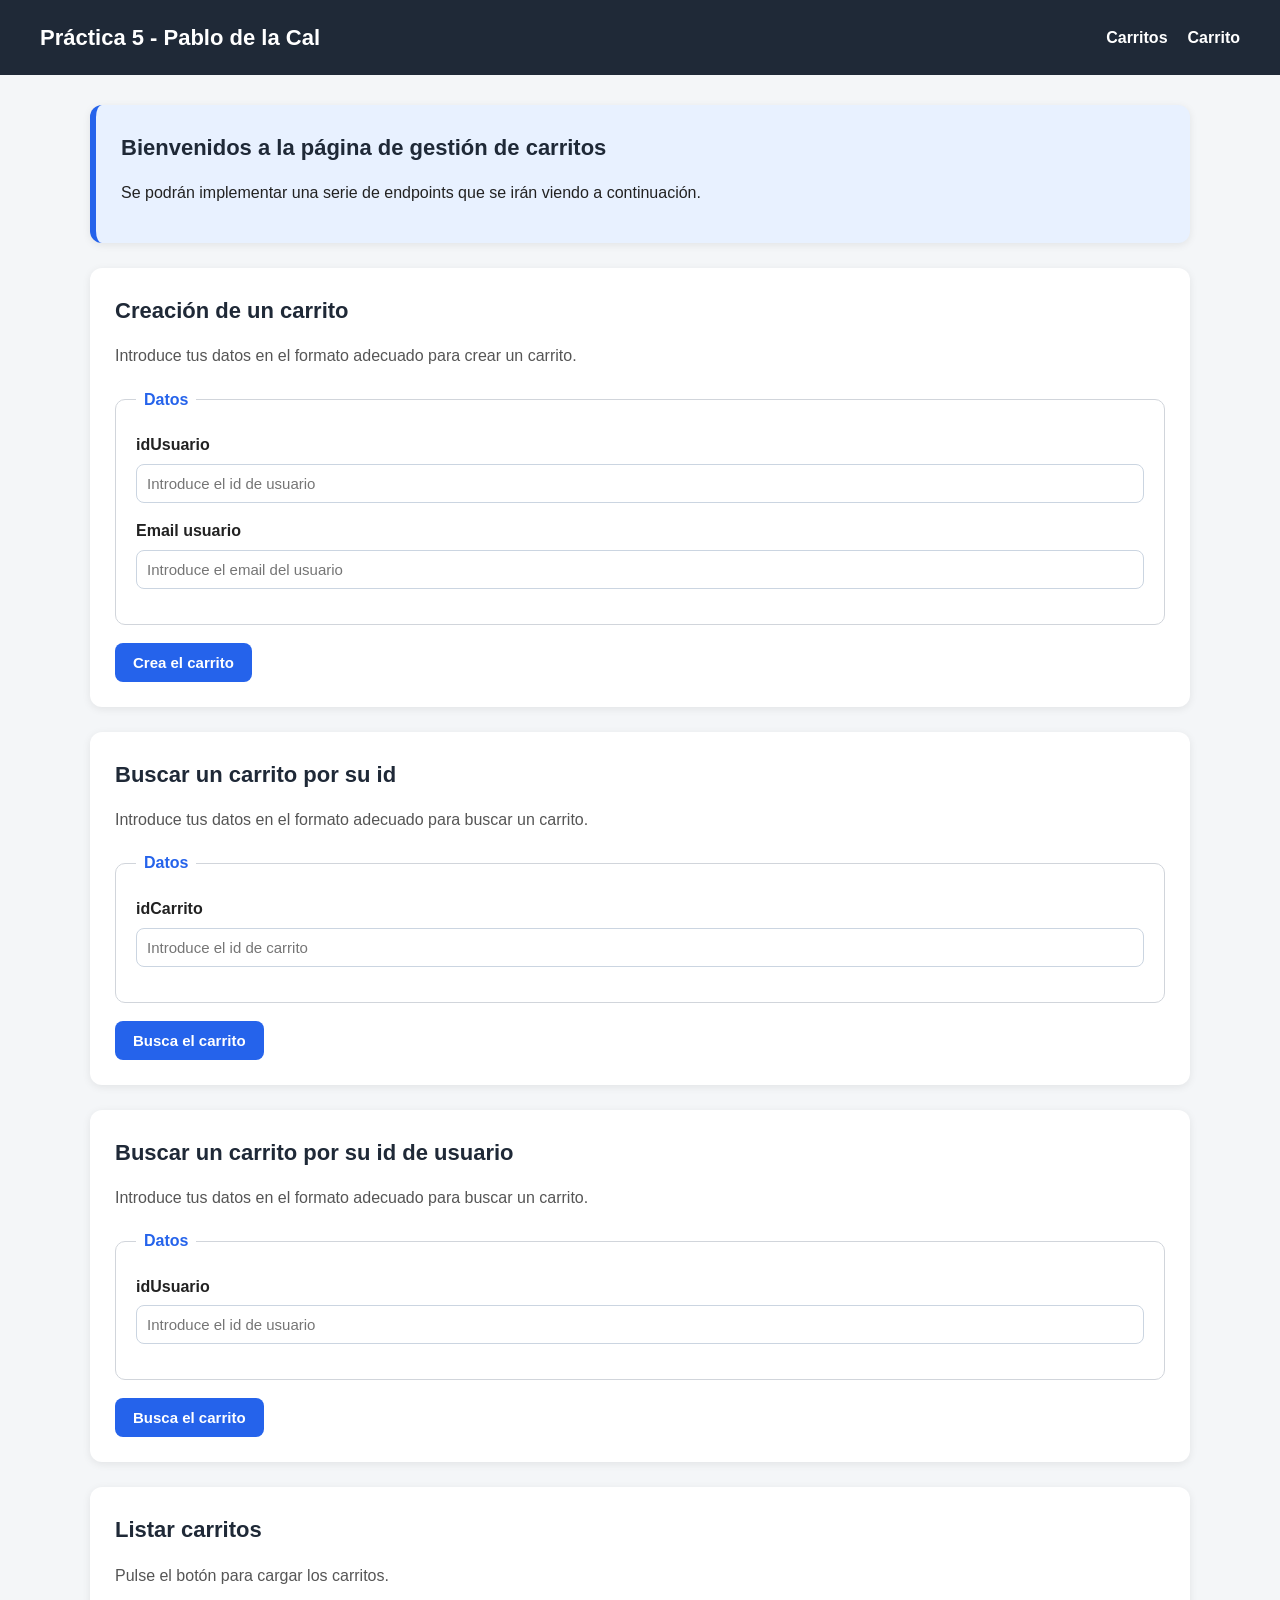
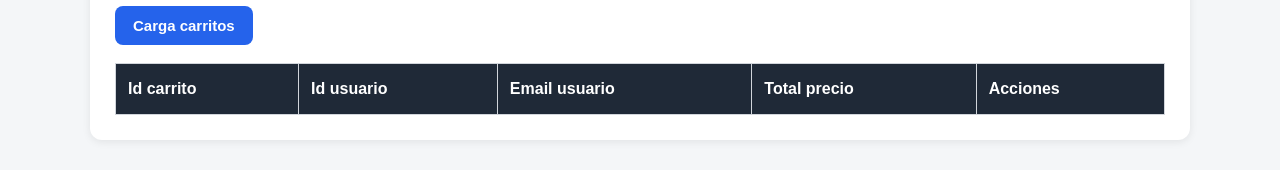
<file: index.html>
<!DOCTYPE html>
<html lang="en">
<head>
    <meta charset="UTF-8">
    <title>Gestion de carritos</title>
    <link rel="stylesheet" href="./css/style.css">
</head>
<body>
<header class="header">
    <div class="logo">
        <h1>Práctica 5 - Pablo de la Cal</h1>
    </div>

    <nav class="nav">
        <a href="./index.html">Carritos</a>
        <a href="./carrito.html">Carrito</a>
    </nav>
</header>

<main>
    <section class="intro">
        <div class="intro-text">
            <h2>Bienvenidos a la página de gestión de carritos</h2>
            <p>
                Se podrán implementar una serie de endpoints que
                se irán viendo a continuación.
            </p>
        </div>
    </section>

    <section>
        <h2>Creación de un carrito</h2>

        <form class="login-form" action="#" method="post">
            <p class="form-text">
                Introduce tus datos en el formato adecuado para crear un carrito.
            </p>

            <fieldset>
                <legend>Datos</legend>

                <div class="form-group">
                    <label for="crearIdUsuario">idUsuario</label>
                    <input type="text" id="crearIdUsuario" name="idUsuario" placeholder="Introduce el id de usuario">
                </div>

                <div class="form-group">
                    <label for="crearEmailUsuario">Email usuario</label>
                    <input type="email" id="crearEmailUsuario" name="emailUsuario" placeholder="Introduce el email del usuario">
                </div>
            </fieldset>

            <div class="form-buttons">
                <button id="botonCrearCarrito" type="submit">Crea el carrito</button>
            </div>
        </form>
    </section>

    <section>
        <h2>Buscar un carrito por su id</h2>

        <form class="login-form" action="#" method="get">
            <p class="form-text">
                Introduce tus datos en el formato adecuado para buscar un carrito.
            </p>

            <fieldset>
                <legend>Datos</legend>

                <div class="form-group">
                    <label for="buscarIdCarrito">idCarrito</label>
                    <input type="text" id="buscarIdCarrito" name="idCarrito" placeholder="Introduce el id de carrito">
                </div>
            </fieldset>

            <div class="form-buttons">
                <button id="botonBuscarCarrito" type="submit">Busca el carrito</button>
            </div>
        </form>
    </section>

    <section>
        <h2>Buscar un carrito por su id de usuario</h2>

        <form class="login-form" action="#" method="get">
            <p class="form-text">
                Introduce tus datos en el formato adecuado para buscar un carrito.
            </p>

            <fieldset>
                <legend>Datos</legend>

                <div class="form-group">
                    <label for="buscarIdUsuario">idUsuario</label>
                    <input type="text" id="buscarIdUsuario" name="idUsuario" placeholder="Introduce el id de usuario">
                </div>
            </fieldset>

            <div class="form-buttons">
                <button id="botonBuscarCarritoUsuario" type="submit">Busca el carrito</button>
            </div>
        </form>
    </section>

    <section>
        <h2>Listar carritos</h2>

        <p class="form-text">
            Pulse el botón para cargar los carritos.
        </p>

        <button id="botonCargarCarritos" type="button">Carga carritos</button>

        <table id="tablaCarritos">
            <thead>
            <tr>
                <th>Id carrito</th>
                <th>Id usuario</th>
                <th>Email usuario</th>
                <th>Total precio</th>
                <th>Acciones</th>
            </tr>
            </thead>

            <tbody id="cuerpoTablaCarritos">
            </tbody>
        </table>
    </section>
</main>

<script src="./js/index.js"></script>
</body>
</html>
</file>
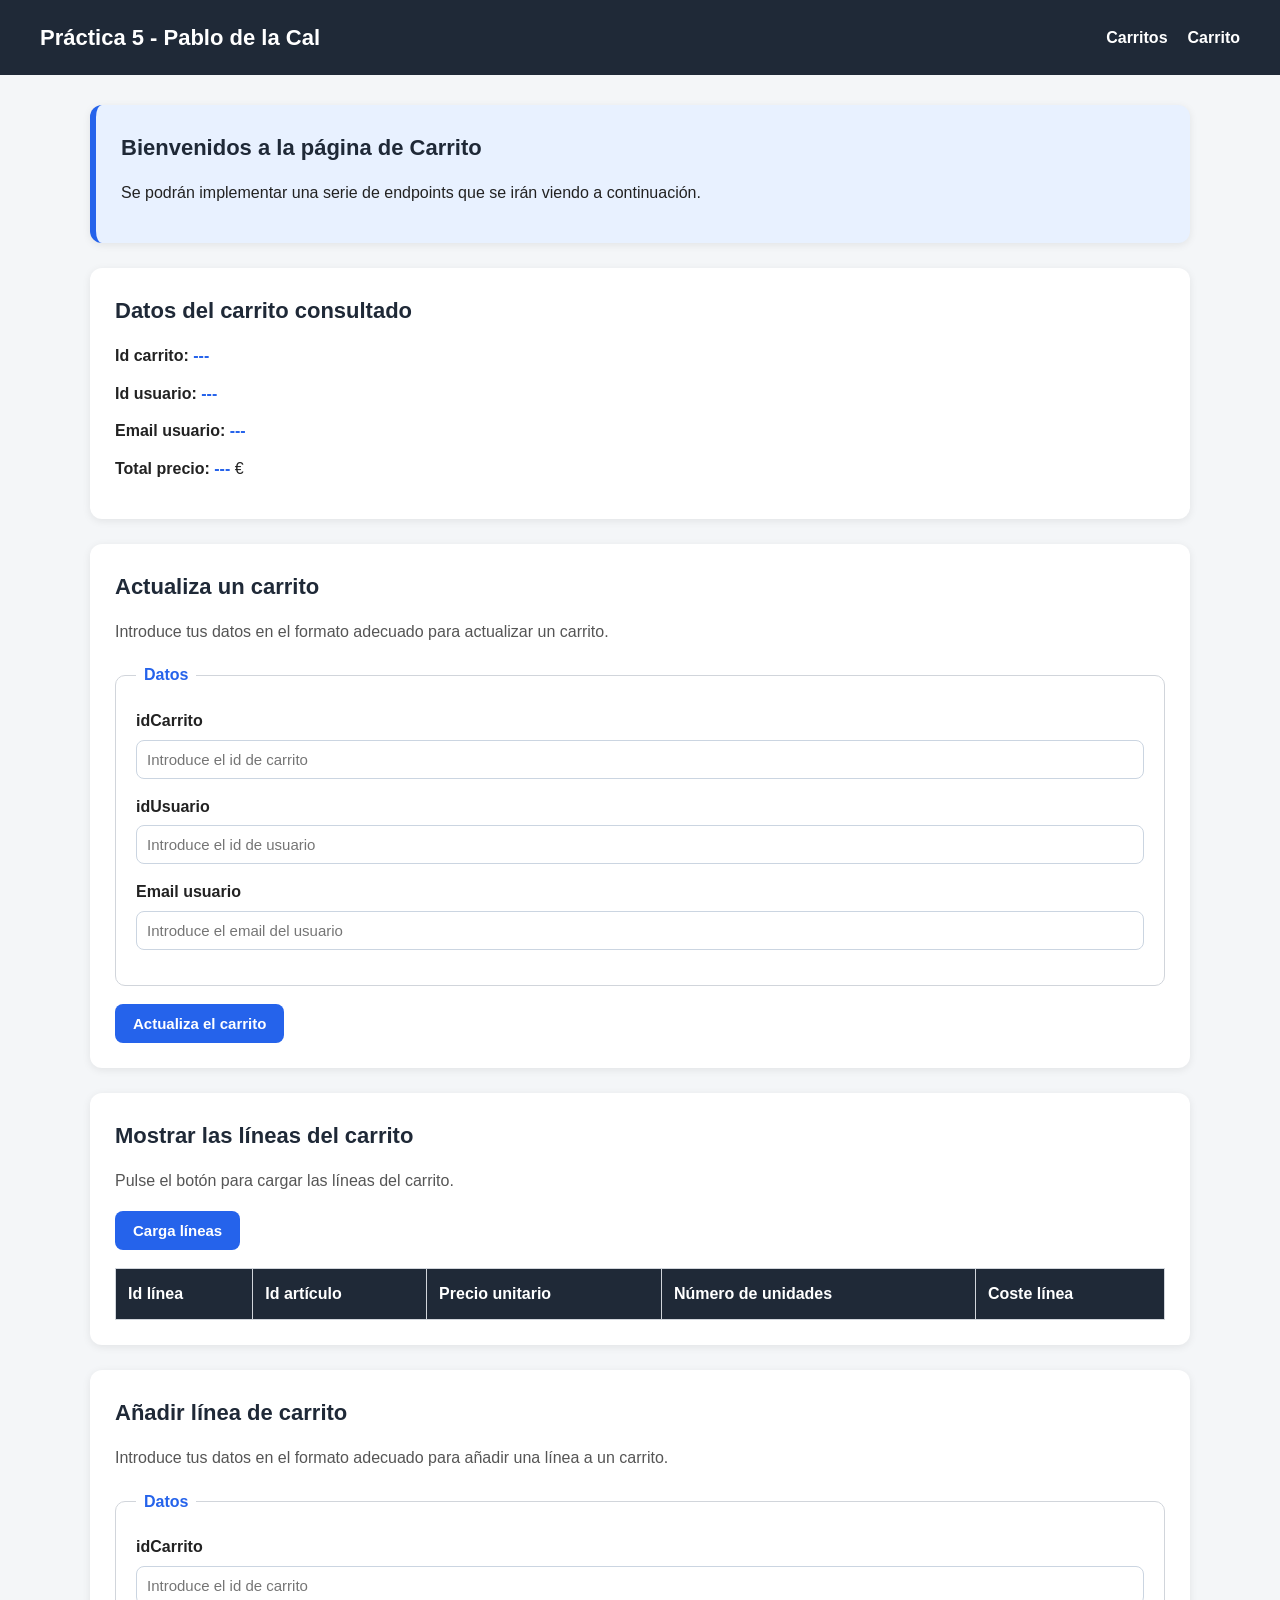
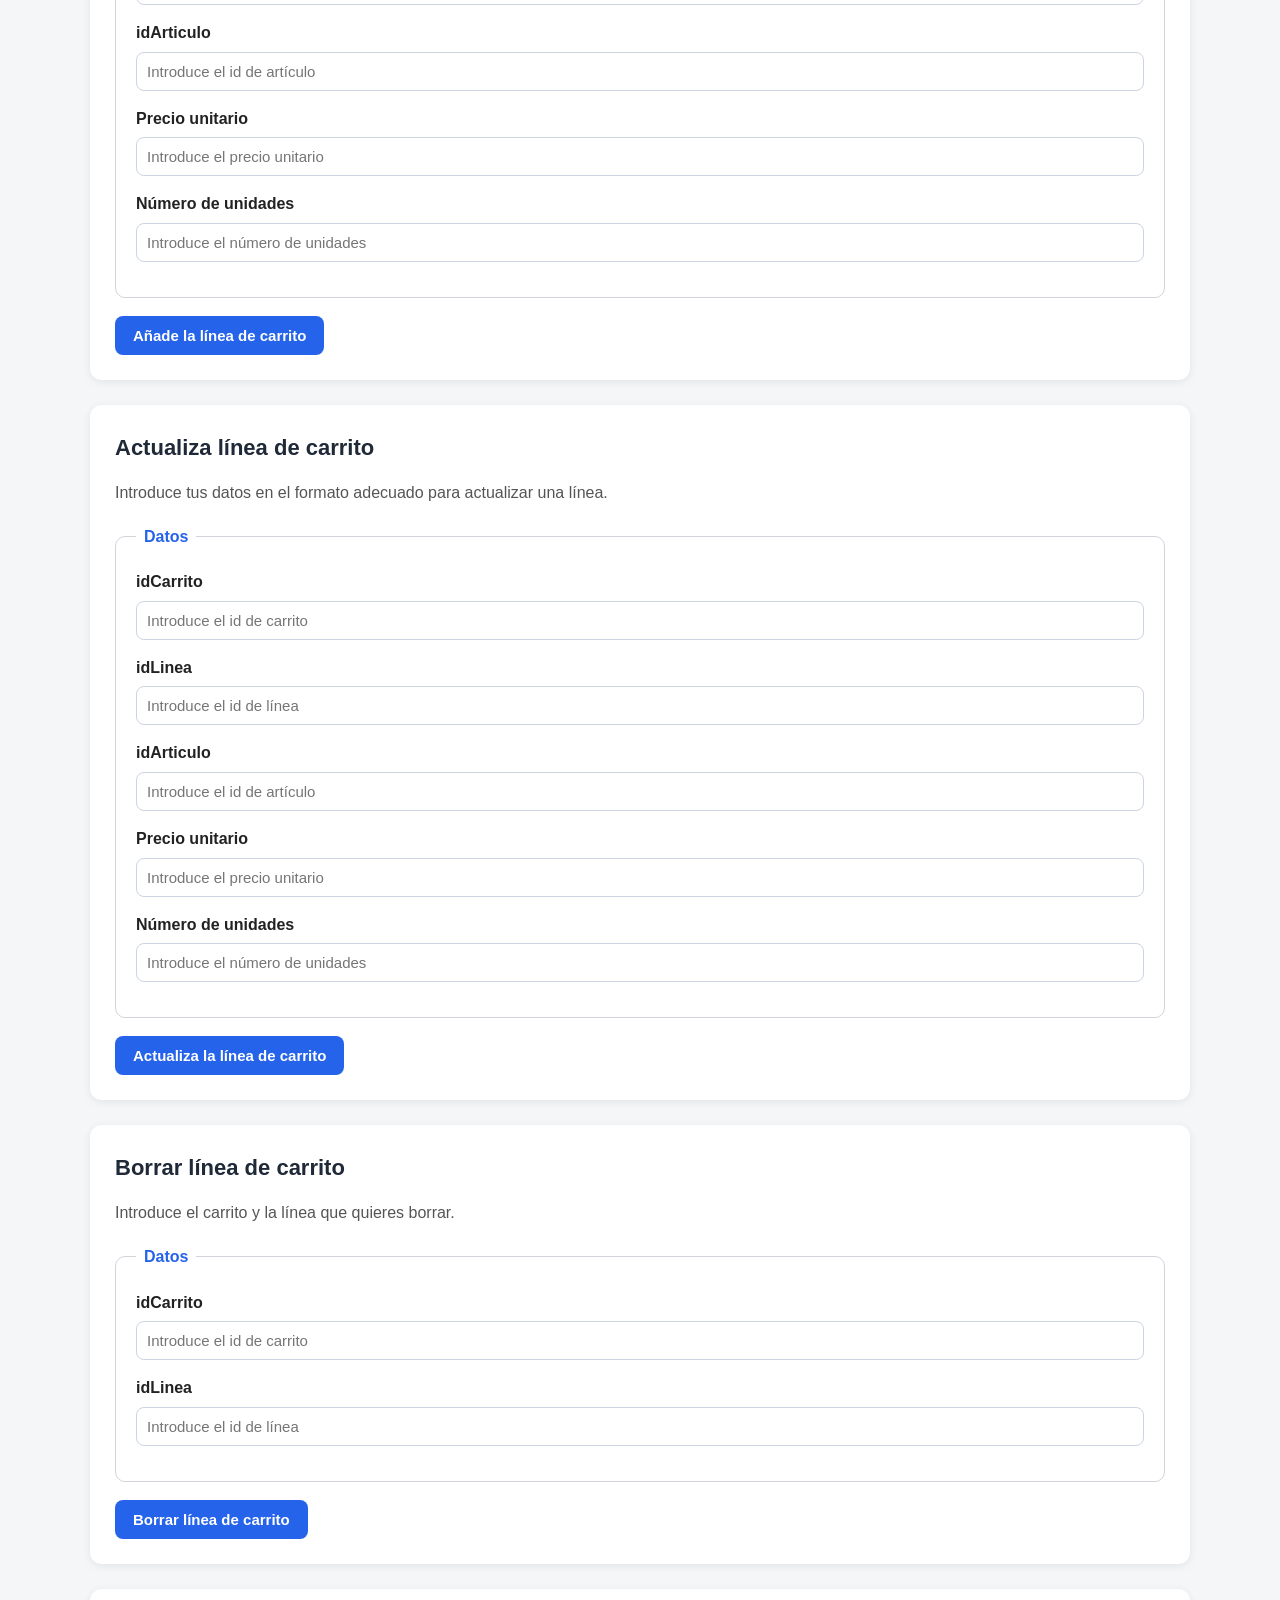
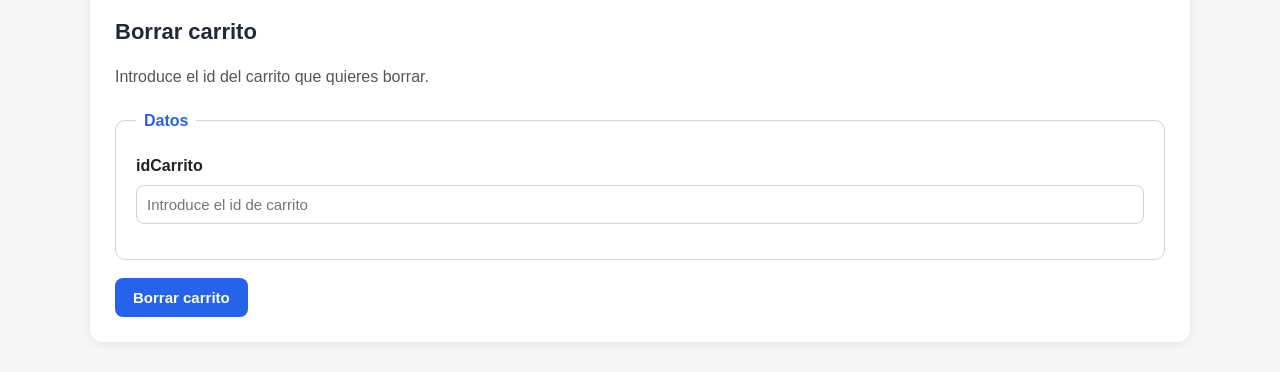
<file: carrito.html>
<!DOCTYPE html>
<html lang="en">
<head>
    <meta charset="UTF-8">
    <title>Gestion de carritos</title>
    <link rel="stylesheet" href="/css/style.css">
</head>
<body>
<header class="header">
    <div class="logo">
        <h1>Práctica 5 - Pablo de la Cal</h1>
    </div>

    <nav class="nav">
        <a href="./index.html">Carritos</a>
        <a href="./carrito.html">Carrito</a>
    </nav>
</header>

<main>
    <section class="intro">
        <div class="intro-text">
            <h2>Bienvenidos a la página de Carrito</h2>
            <p>
                Se podrán implementar una serie de endpoints que
                se irán viendo a continuación.
            </p>
        </div>
    </section>

    <section>
        <h2>Datos del carrito consultado</h2>

        <p><strong>Id carrito:</strong> <span id="idCarritoMostrado">---</span></p>
        <p><strong>Id usuario:</strong> <span id="idUsuarioMostrado">---</span></p>
        <p><strong>Email usuario:</strong> <span id="emailUsuarioMostrado">---</span></p>
        <p><strong>Total precio:</strong> <span id="totalPrecioMostrado">---</span> €</p>
    </section>

    <section>
        <h2>Actualiza un carrito</h2>

        <form class="login-form" action="#" method="post">
            <p class="form-text">
                Introduce tus datos en el formato adecuado para actualizar un carrito.
            </p>

            <fieldset>
                <legend>Datos</legend>

                <div class="form-group">
                    <label for="actualizarIdCarrito">idCarrito</label>
                    <input type="text" id="actualizarIdCarrito" name="idCarrito" placeholder="Introduce el id de carrito">
                </div>

                <div class="form-group">
                    <label for="actualizarIdUsuario">idUsuario</label>
                    <input type="text" id="actualizarIdUsuario" name="idUsuario" placeholder="Introduce el id de usuario">
                </div>

                <div class="form-group">
                    <label for="actualizarEmailUsuario">Email usuario</label>
                    <input type="email" id="actualizarEmailUsuario" name="emailUsuario" placeholder="Introduce el email del usuario">
                </div>
            </fieldset>

            <div class="form-buttons">
                <button id="botonActualizarCarrito" type="submit">Actualiza el carrito</button>
            </div>
        </form>
    </section>

    <section>
        <h2>Mostrar las líneas del carrito</h2>

        <p class="form-text">
            Pulse el botón para cargar las líneas del carrito.
        </p>

        <button id="botonCargarLineas" type="button">Carga líneas</button>

        <table id="tablaLineasCarrito">
            <thead>
            <tr>
                <th>Id línea</th>
                <th>Id artículo</th>
                <th>Precio unitario</th>
                <th>Número de unidades</th>
                <th>Coste línea</th>
            </tr>
            </thead>

            <tbody id="cuerpoTablaLineas">
            </tbody>
        </table>
    </section>

    <section>
        <h2>Añadir línea de carrito</h2>

        <form class="login-form" action="#" method="post">
            <p class="form-text">
                Introduce tus datos en el formato adecuado para añadir
                una línea a un carrito.
            </p>

            <fieldset>
                <legend>Datos</legend>

                <div class="form-group">
                    <label for="addIdCarrito">idCarrito</label>
                    <input type="text" id="addIdCarrito" name="idCarrito" placeholder="Introduce el id de carrito">
                </div>

                <div class="form-group">
                    <label for="addIdArticulo">idArticulo</label>
                    <input type="text" id="addIdArticulo" name="idArticulo" placeholder="Introduce el id de artículo">
                </div>

                <div class="form-group">
                    <label for="addPrecioUnitario">Precio unitario</label>
                    <input type="text" id="addPrecioUnitario" name="precioUnitario" placeholder="Introduce el precio unitario">
                </div>

                <div class="form-group">
                    <label for="addNumeroUnidades">Número de unidades</label>
                    <input type="text" id="addNumeroUnidades" name="numeroUnidades" placeholder="Introduce el número de unidades">
                </div>
            </fieldset>

            <div class="form-buttons">
                <button id="botonAddLinea" type="submit">Añade la línea de carrito</button>
            </div>
        </form>
    </section>

    <section>
        <h2>Actualiza línea de carrito</h2>

        <form class="login-form" action="#" method="post">
            <p class="form-text">
                Introduce tus datos en el formato adecuado para actualizar
                una línea.
            </p>

            <fieldset>
                <legend>Datos</legend>

                <div class="form-group">
                    <label for="actualizarLineaIdCarrito">idCarrito</label>
                    <input type="text" id="actualizarLineaIdCarrito" name="idCarrito" placeholder="Introduce el id de carrito">
                </div>

                <div class="form-group">
                    <label for="actualizarIdLinea">idLinea</label>
                    <input type="text" id="actualizarIdLinea" name="idLinea" placeholder="Introduce el id de línea">
                </div>

                <div class="form-group">
                    <label for="actualizarIdArticulo">idArticulo</label>
                    <input type="text" id="actualizarIdArticulo" name="idArticulo" placeholder="Introduce el id de artículo">
                </div>

                <div class="form-group">
                    <label for="actualizarPrecioUnitario">Precio unitario</label>
                    <input type="text" id="actualizarPrecioUnitario" name="precioUnitario" placeholder="Introduce el precio unitario">
                </div>

                <div class="form-group">
                    <label for="actualizarNumeroUnidades">Número de unidades</label>
                    <input type="text" id="actualizarNumeroUnidades" name="numeroUnidades" placeholder="Introduce el número de unidades">
                </div>
            </fieldset>

            <div class="form-buttons">
                <button id="botonActualizarLinea" type="submit">Actualiza la línea de carrito</button>
            </div>
        </form>
    </section>

    <section>
        <h2>Borrar línea de carrito</h2>

        <form class="login-form" action="#" method="post">
            <p class="form-text">
                Introduce el carrito y la línea que quieres borrar.
            </p>

            <fieldset>
                <legend>Datos</legend>

                <div class="form-group">
                    <label for="borrarLineaIdCarrito">idCarrito</label>
                    <input type="text" id="borrarLineaIdCarrito" name="idCarrito" placeholder="Introduce el id de carrito">
                </div>

                <div class="form-group">
                    <label for="borrarIdLinea">idLinea</label>
                    <input type="text" id="borrarIdLinea" name="idLinea" placeholder="Introduce el id de línea">
                </div>
            </fieldset>

            <div class="form-buttons">
                <button id="botonBorrarLinea" type="submit">Borrar línea de carrito</button>
            </div>
        </form>
    </section>

    <section>
        <h2>Borrar carrito</h2>

        <form class="login-form" action="#" method="post">
            <p class="form-text">
                Introduce el id del carrito que quieres borrar.
            </p>

            <fieldset>
                <legend>Datos</legend>

                <div class="form-group">
                    <label for="borrarIdCarrito">idCarrito</label>
                    <input type="text" id="borrarIdCarrito" name="idCarrito" placeholder="Introduce el id de carrito">
                </div>
            </fieldset>

            <div class="form-buttons">
                <button id="botonBorrarCarrito" type="submit">Borrar carrito</button>
            </div>
        </form>
    </section>
</main>

<script src="./js/carrito.js"></script>
</body>
</html>
</file>
<file: css/style.css>
* {
    box-sizing: border-box;
    margin: 0;
    padding: 0;
}

body {
    font-family: Arial, Helvetica, sans-serif;
    background-color: #f4f6f8;
    color: #222;
    line-height: 1.6;
}

.header {
    background-color: #1f2937;
    color: white;
    padding: 20px 40px;
    display: flex;
    justify-content: space-between;
    align-items: center;
}

.logo h1 {
    font-size: 22px;
}

.nav {
    display: flex;
    gap: 20px;
}

.nav a {
    color: white;
    text-decoration: none;
    font-weight: bold;
}

.nav a:hover {
    text-decoration: underline;
}

main {
    width: 90%;
    max-width: 1100px;
    margin: 30px auto;
}

section {
    background-color: white;
    padding: 25px;
    margin-bottom: 25px;
    border-radius: 12px;
    box-shadow: 0 2px 8px rgba(0, 0, 0, 0.08);
}

.intro {
    background-color: #e8f1ff;
    border-left: 6px solid #2563eb;
}

h2 {
    color: #1f2937;
    margin-bottom: 15px;
    font-size: 22px;
}

p {
    margin-bottom: 12px;
}

.form-text {
    color: #555;
    margin-bottom: 18px;
}

.login-form {
    margin-top: 10px;
}

fieldset {
    border: 1px solid #d1d5db;
    border-radius: 10px;
    padding: 20px;
    margin-bottom: 18px;
}

legend {
    font-weight: bold;
    color: #2563eb;
    padding: 0 8px;
}

.form-group {
    margin-bottom: 15px;
}

label {
    display: block;
    font-weight: bold;
    margin-bottom: 6px;
}

input {
    width: 100%;
    padding: 10px;
    border: 1px solid #cbd5e1;
    border-radius: 8px;
    font-size: 15px;
}

input:focus {
    outline: none;
    border-color: #2563eb;
}

.form-buttons {
    margin-top: 10px;
}

button {
    background-color: #2563eb;
    color: white;
    border: none;
    padding: 11px 18px;
    border-radius: 8px;
    font-size: 15px;
    font-weight: bold;
    cursor: pointer;
}

button:hover {
    background-color: #1d4ed8;
}

table {
    width: 100%;
    border-collapse: collapse;
    margin-top: 18px;
    background-color: white;
}

thead {
    background-color: #1f2937;
    color: white;
}

th, td {
    padding: 12px;
    border: 1px solid #d1d5db;
    text-align: left;
}

tbody tr:nth-child(even) {
    background-color: #f9fafb;
}

tbody tr:hover {
    background-color: #eef2ff;
}

span {
    color: #2563eb;
    font-weight: bold;
}
</file>
